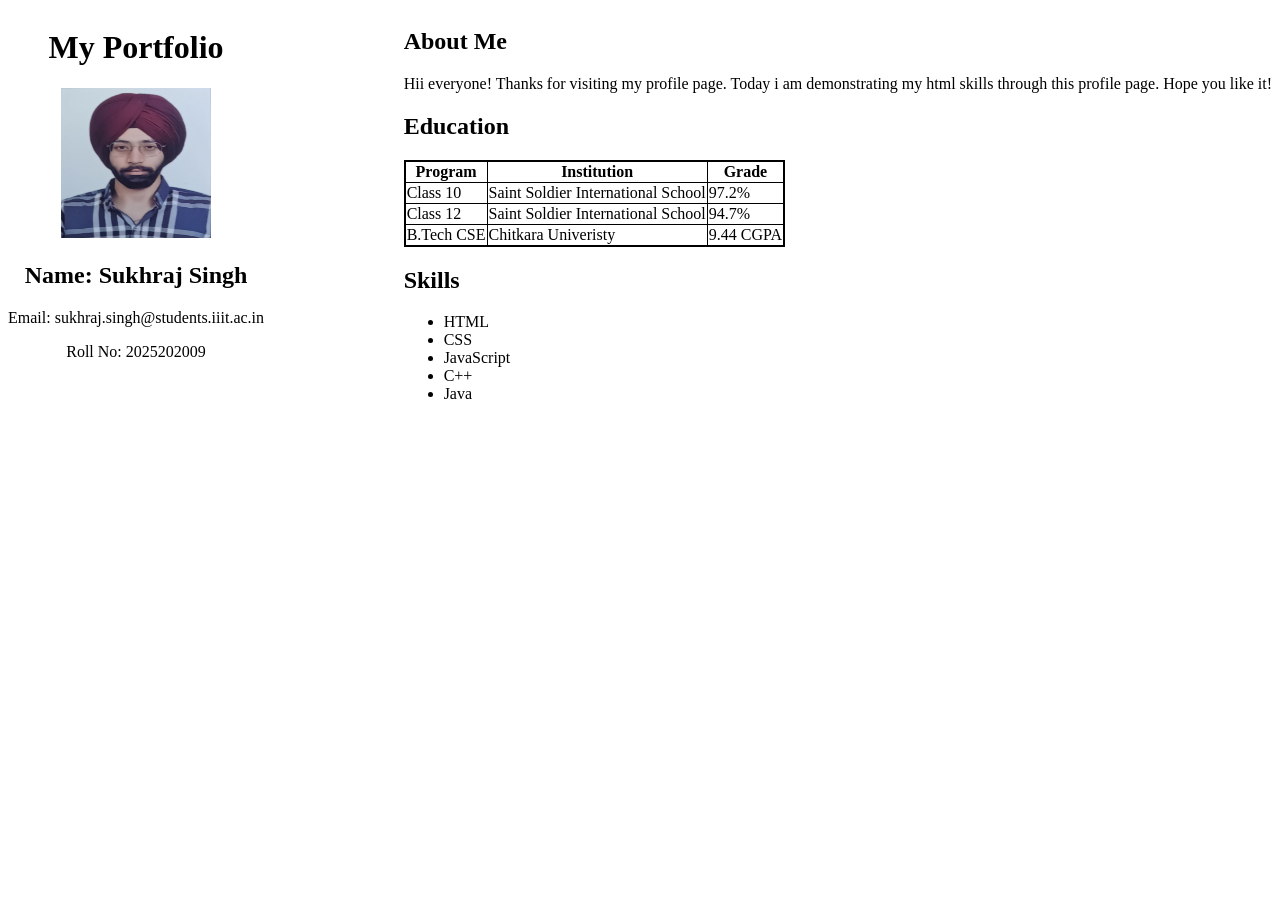
<file: index.html>
<!DOCTYPE html>
<html lang="en">

<head>
    <meta charset="UTF-8">
    <meta name="viewport" content="width=device-width, initial-scale=1.0">
    <title>My Portfolio</title>
    <style>
        table,
        th,
        td {
            border: 1px solid black;
            border-collapse: collapse;
        }
    </style>
</head>

<body style="display: flex; justify-content: space-between;">
    <div style="text-align: center; margin-right: 10px;">
        <h1>My Portfolio</h1>

        <img src="image.jpeg" alt="Profile Picture" width="150" height="150">
        <h2>Name: Sukhraj Singh</h2>
        <p>Email: sukhraj.singh@students.iiit.ac.in</p>
        <p>Roll No: 2025202009</p>
    </div>
    <div>
        <h2>About Me</h2>
        <p>
            Hii everyone! Thanks for visiting my profile page. Today i am demonstrating my html skills through this
            profile page. Hope you like it!
        </p>

        <h2>Education</h2>
        <table style="border: black solid 2px;">
            <tr>
                <th>Program</th>
                <th>Institution</th>
                <th>Grade</th>
            </tr>
            <tr>
                <td>Class 10</td>
                <td>Saint Soldier International School</td>
                <td>97.2%</td>
            </tr>
            <tr>
                <td>Class 12</td>
                <td>Saint Soldier International School</td>
                <td>94.7%</td>
            </tr>
            <tr>
                <td>B.Tech CSE</td>
                <td>Chitkara Univeristy</td>
                <td>9.44 CGPA</td>
            </tr>
        </table>

        <h2>Skills</h2>
        <ul>
            <li>HTML</li>
            <li>CSS</li>
            <li>JavaScript</li>
            <li>C++</li>
            <li>Java</li>
        </ul>

    </div>

</body>

</html>
</file>
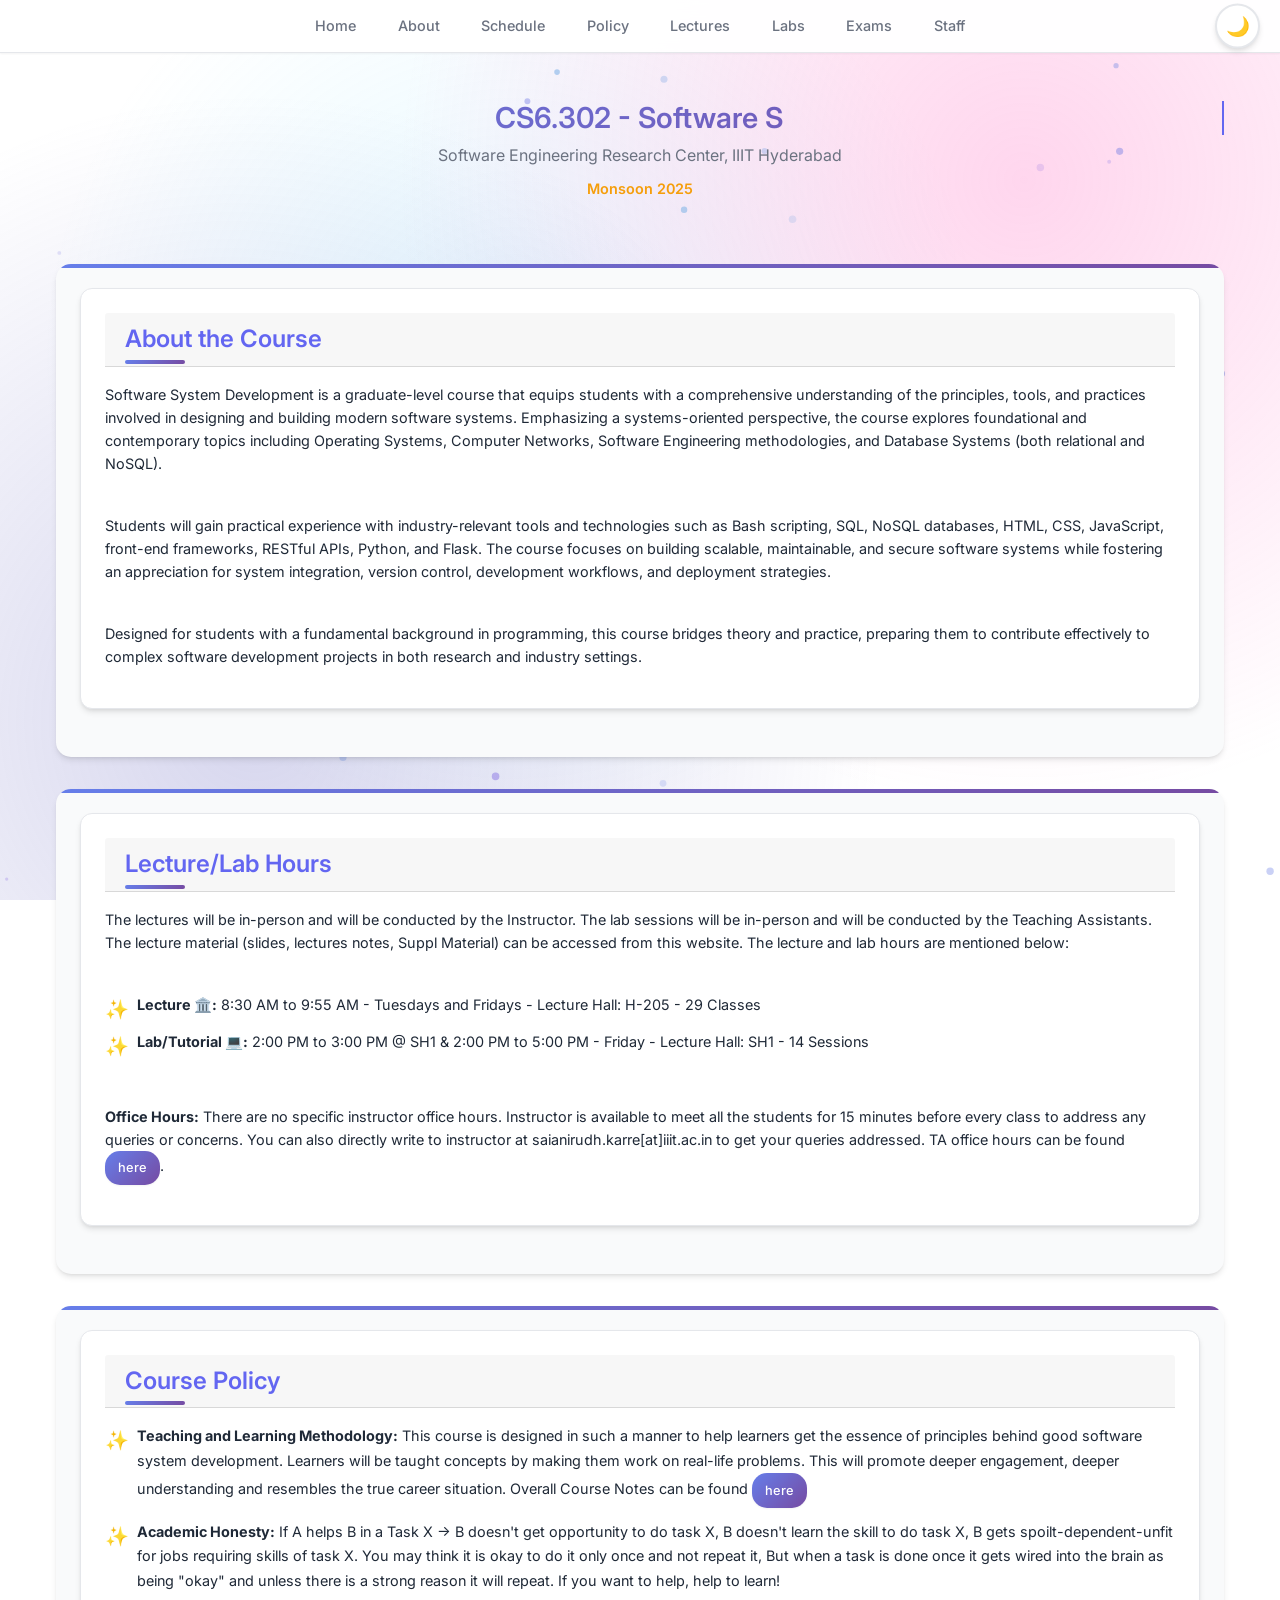
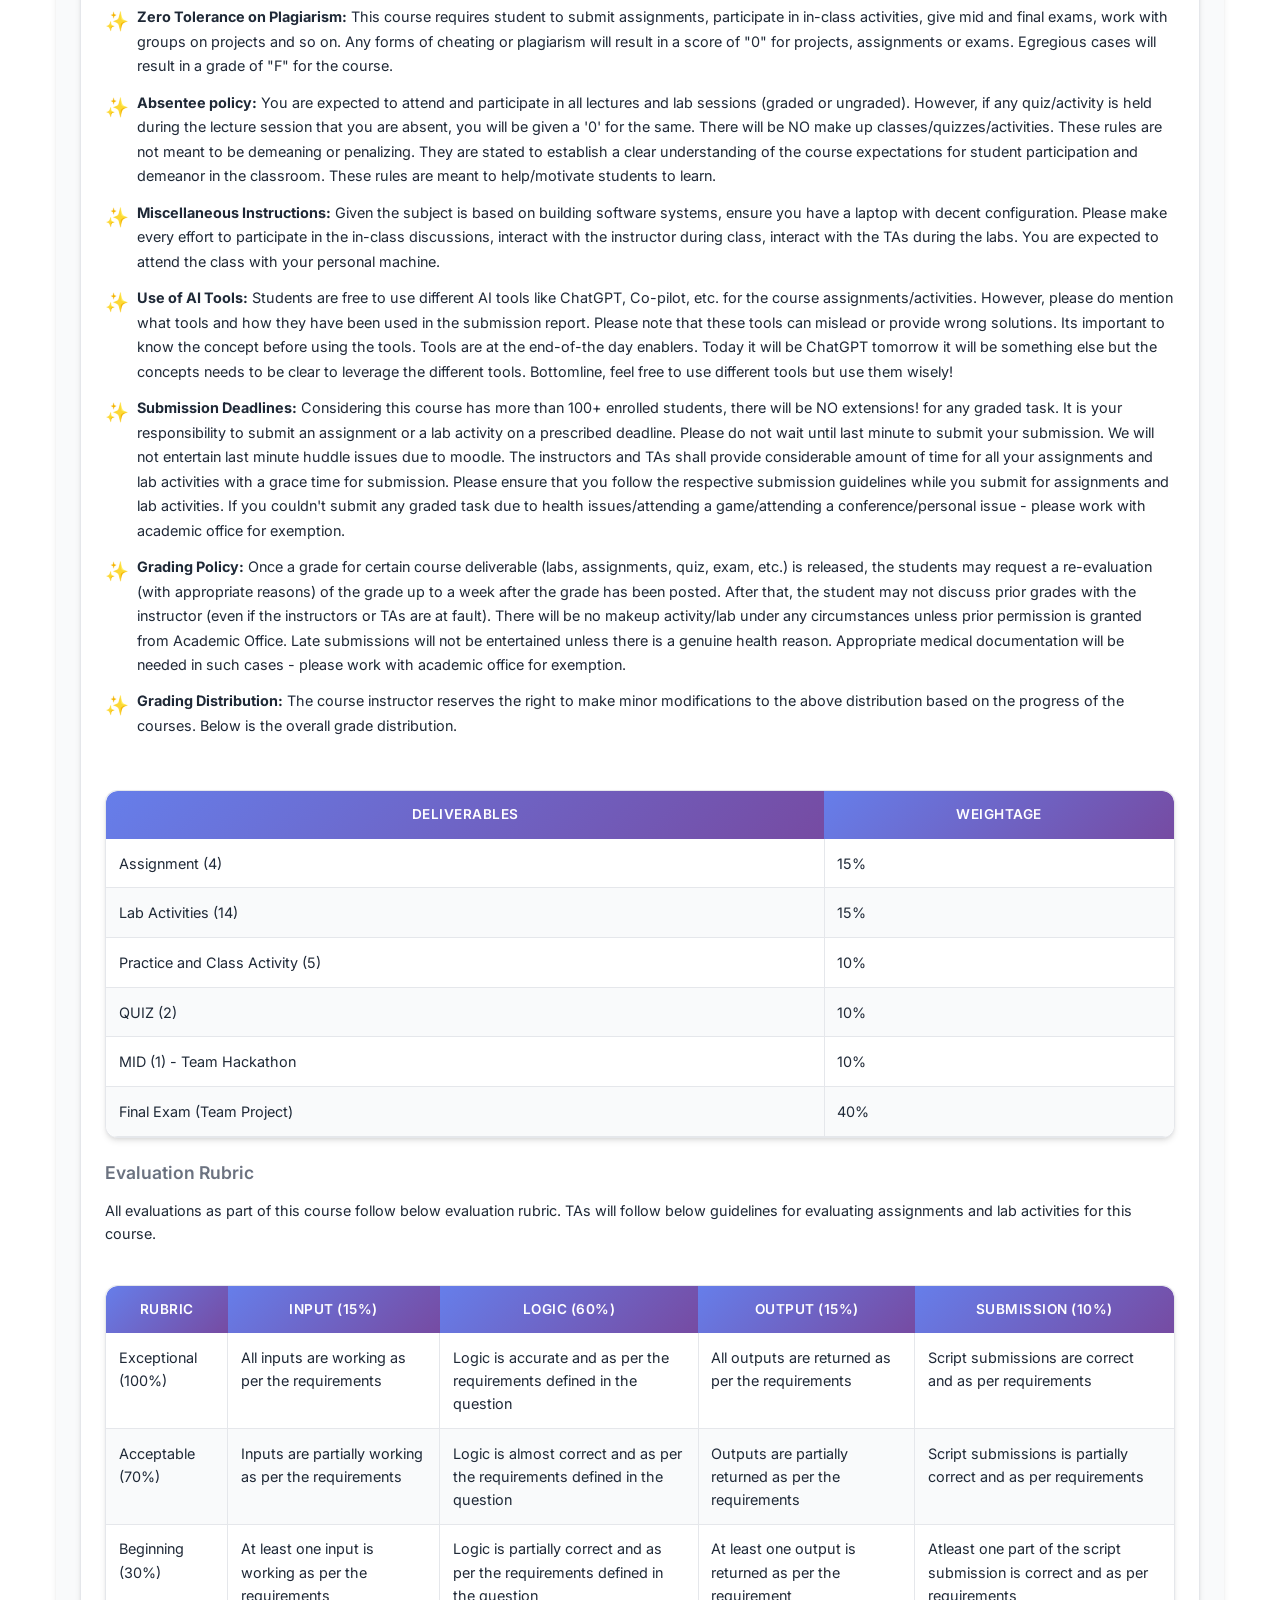
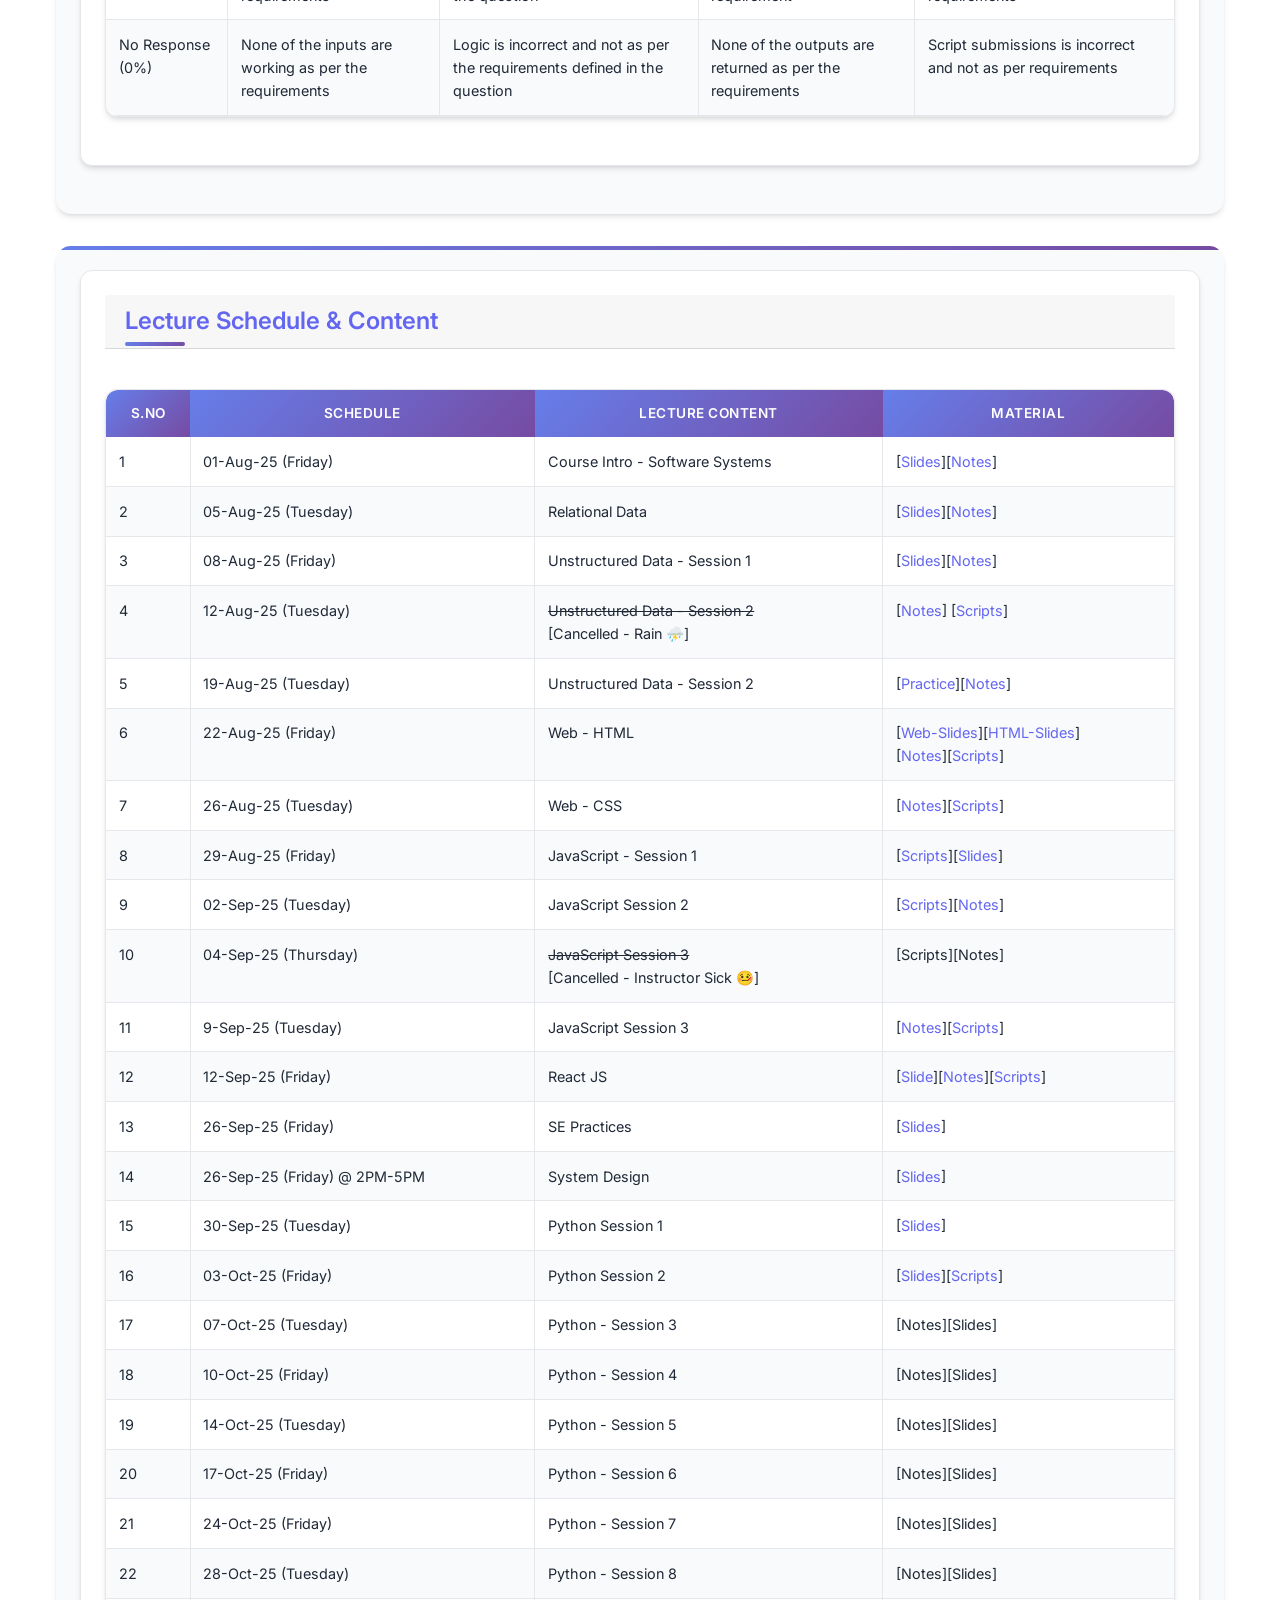
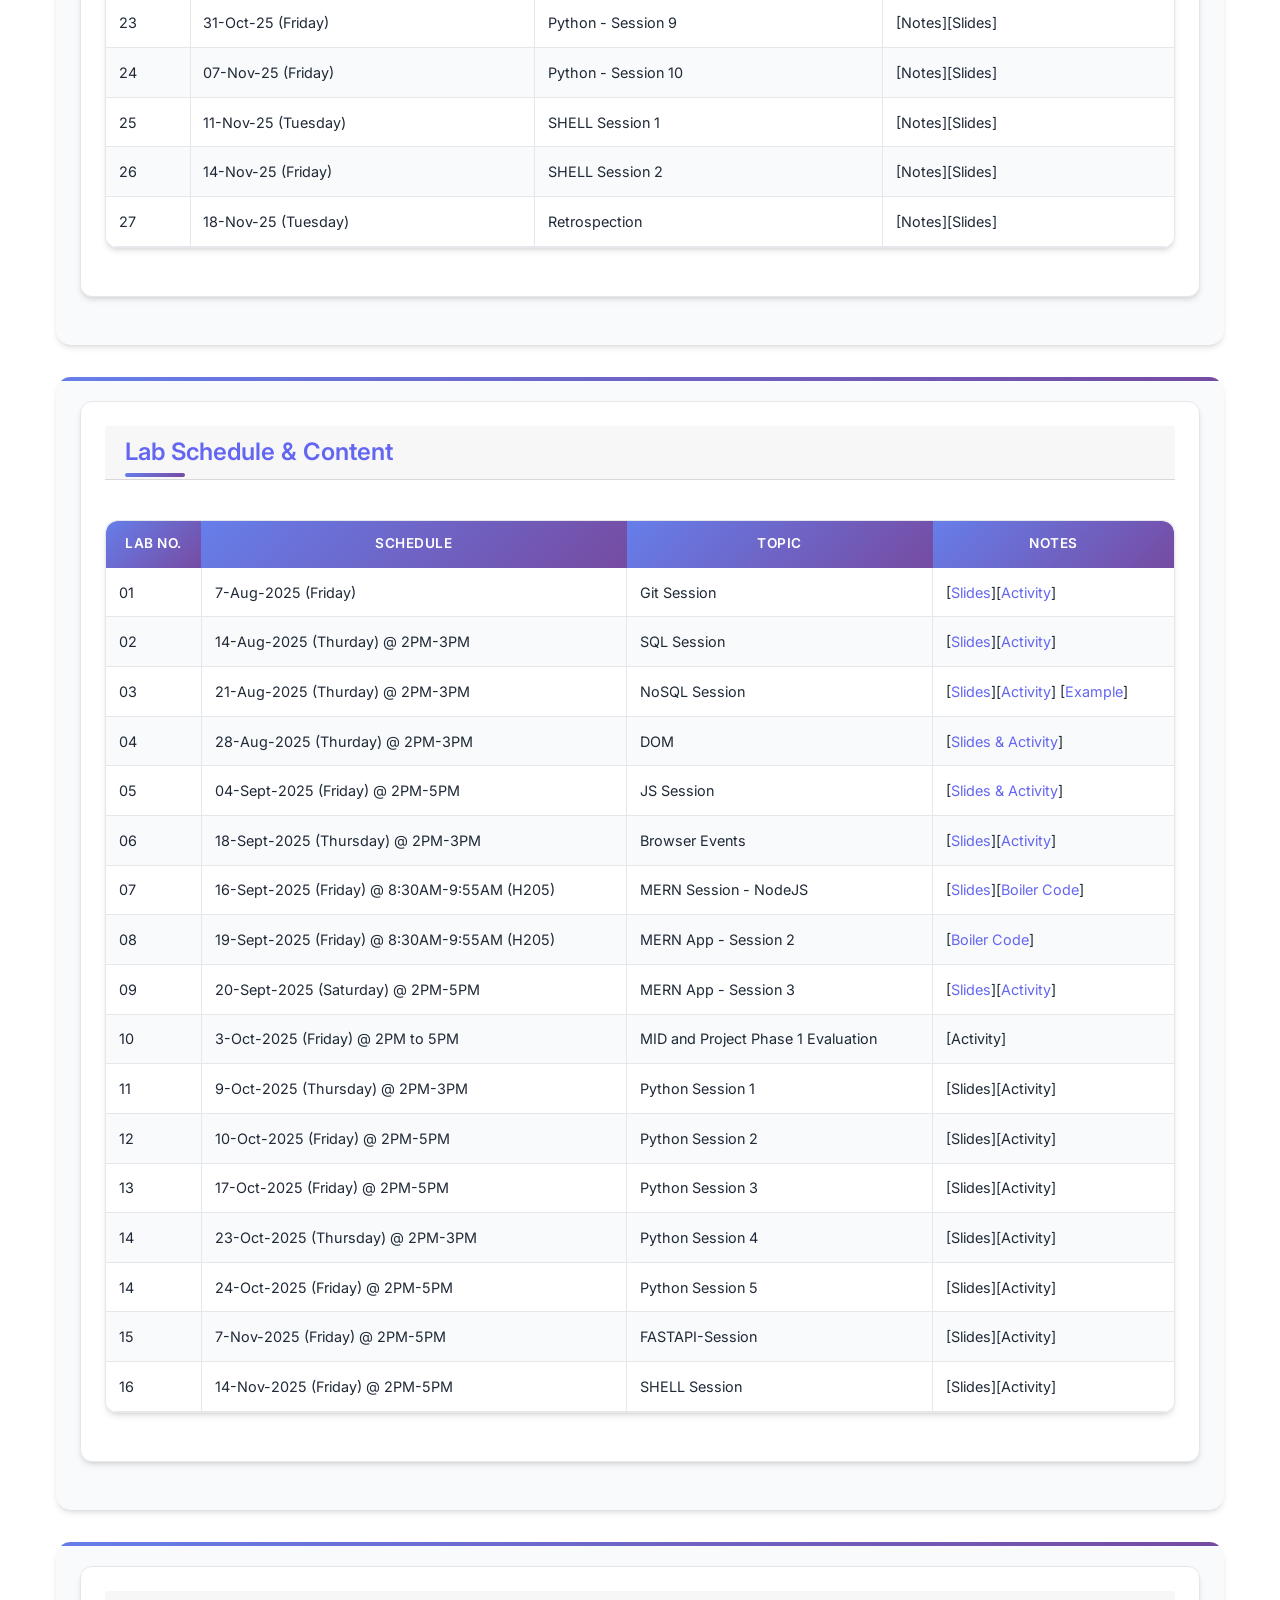
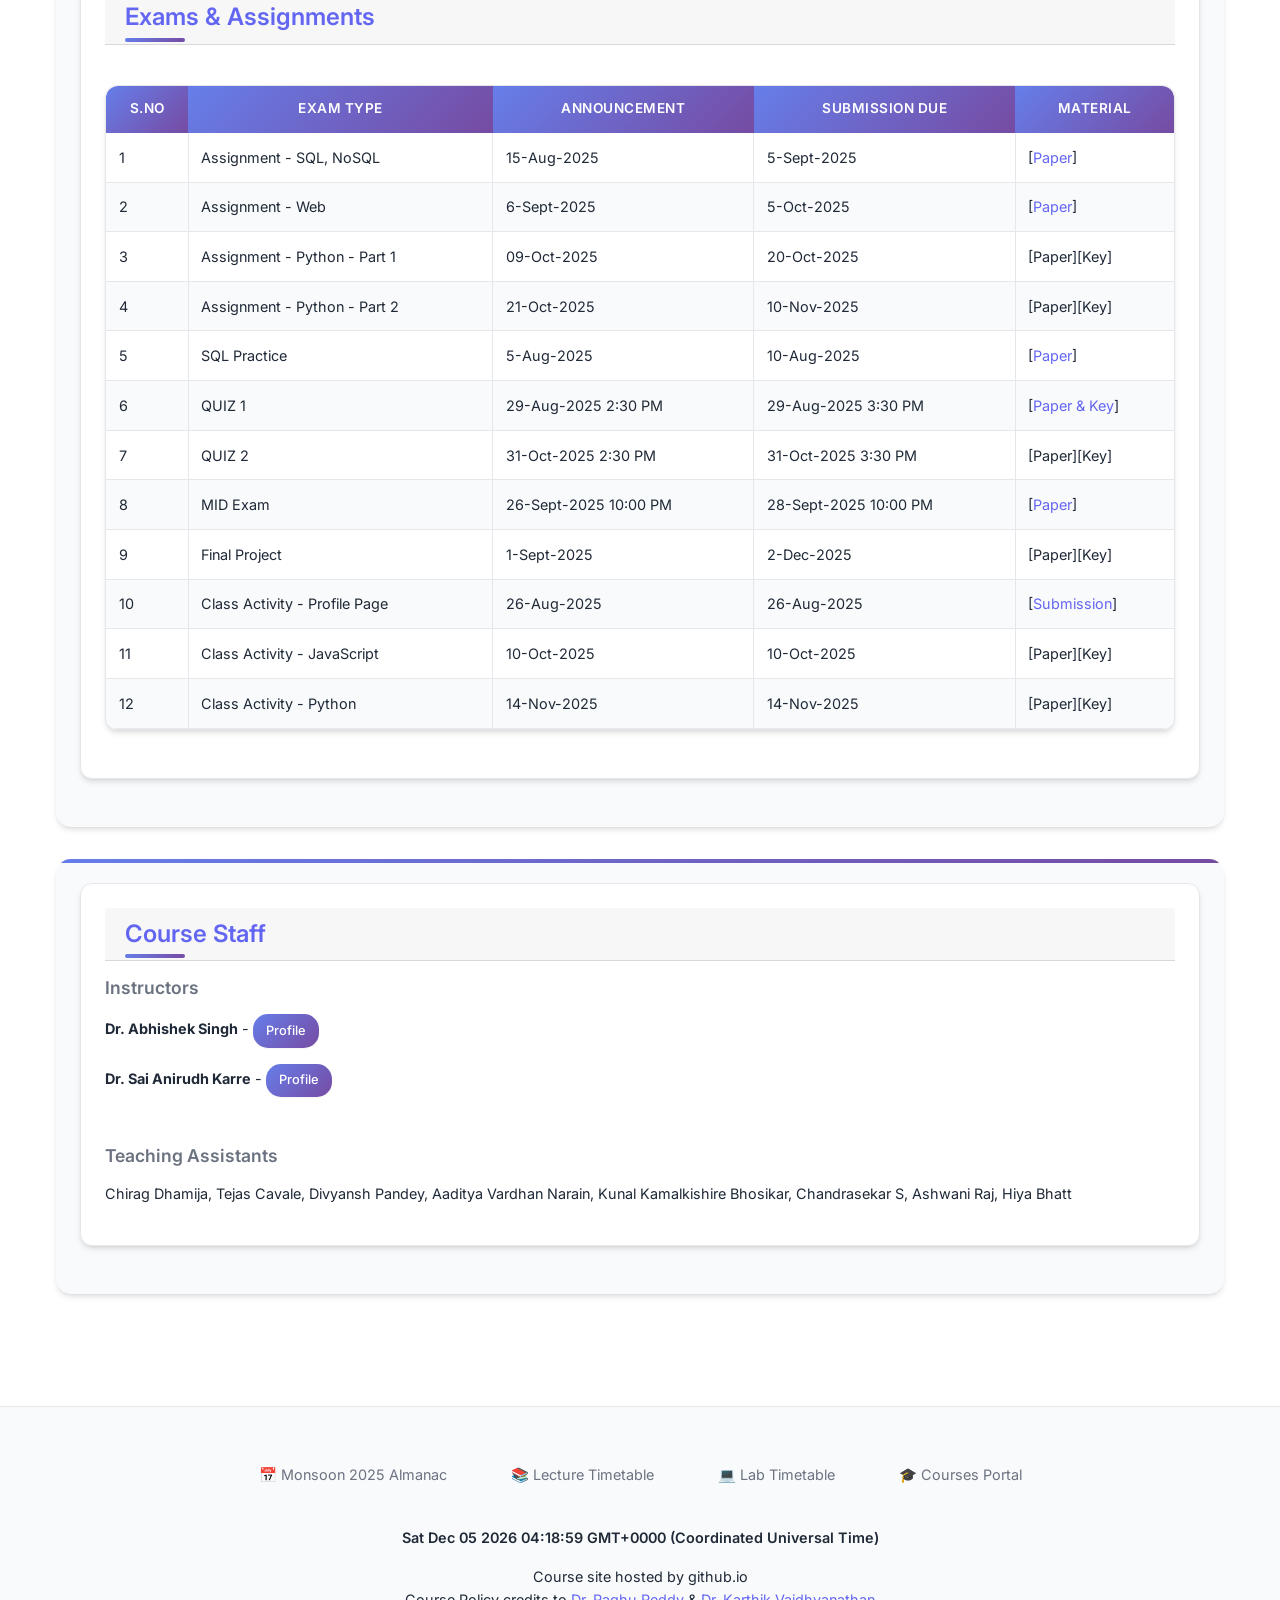
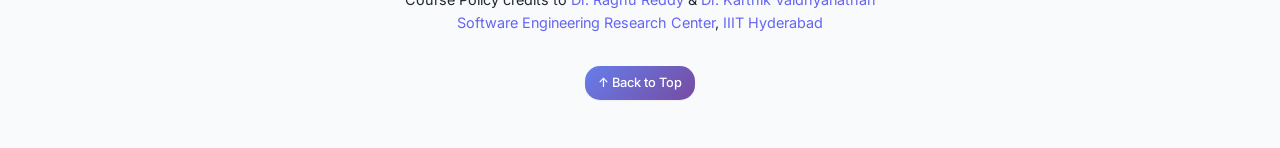
<file: newssd.html>
<!DOCTYPE html>
<html lang="en">
<head>
    <meta charset="UTF-8">
    <meta name="viewport" content="width=device-width, initial-scale=1.0">
    <title>CS6.302 SSD Monsoon 2025 - Software System Development</title>
    <meta name="description" content="CS6.302 Software System Development course at IIIT Hyderabad - Monsoon 2025">
    <meta name="keywords" content="software engineering, system development, IIIT Hyderabad, course">
    
    <!-- External Resources -->
    <link rel="preconnect" href="https://fonts.googleapis.com">
    <link rel="preconnect" href="https://fonts.gstatic.com" crossorigin>
<link href="https://cdn.jsdelivr.net/npm/bootstrap@4.6.1/dist/css/bootstrap.min.css" rel="stylesheet" integrity="sha256-DF7Zhf293AJxJNTmh5zhoYYIMs2oXitRfBjY+9L//AY=" crossorigin="anonymous">
    
    <!-- Custom Styles -->
    <link rel="stylesheet" href="styles.css">
    
    <!-- Favicon -->
    <link rel="icon" href="data:image/svg+xml,<svg xmlns=%22http://www.w3.org/2000/svg%22 viewBox=%220 0 100 100%22><text y=%22.9em%22 font-size=%2290%22>💻</text></svg>">
	<script>
  
  const lastModified = new Date(document.lastModified);
 
  const formattedDate = lastModified.toLocaleString('en-US', {
    year: 'numeric',
    month: 'long',
    day: 'numeric',
    hour: '2-digit',
    minute: '2-digit'
  });

  document.getElementById("lastUpdated").innerHTML += formattedDate;
</script>
<script>
function startTime() {
  const today = new Date();
  let h = today.getHours();
  let m = today.getMinutes();
  let s = today.getSeconds();
  m = checkTime(m);
  s = checkTime(s);
  document.getElementById('txt').innerHTML = today 
  setTimeout(startTime, 1000);
}

function checkTime(i) {
  if (i < 10) {i = "0" + i};  // add zero in front of numbers < 10
  return i;
}
</script>
<script src="https://ajax.googleapis.com/ajax/libs/jquery/3.5.1/jquery.min.js"></script>
</head>
<body onload="startTime()">
    <!-- Navigation -->
    <nav class="nav-container">
        <div class="nav-menu">
            <a href="#home" class="nav-item">Home</a>
            <a href="#about" class="nav-item">About</a>
            <a href="#lecture" class="nav-item">Schedule</a>
            <a href="#cpolicy" class="nav-item">Policy</a>
            <a href="#schedule" class="nav-item">Lectures</a>
            <a href="#lab" class="nav-item">Labs</a>
            <a href="#activity" class="nav-item">Exams</a>
            <a href="#staff" class="nav-item">Staff</a>
        </div>
        <!-- Theme Toggle Button -->
        <div class="theme-toggle" title="Toggle Dark Mode">🌙</div>
    </nav>

    <!-- Main Container -->
    <div class="container">
        <!-- Hero Section -->
        <section class="hero-section" id="home">
            <h1 data-typing>CS6.302 - Software System Development</h1>
            <div class="hero-subtitle">Software Engineering Research Center, IIIT Hyderabad</div>
            <div class="hero-semester">Monsoon 2025</div>
        </section>
        <!-- About Section -->
        <section class="section" id="about">
            <div class="card">
                <div class="card-header">
                    <h2>About the Course</h2>
                </div>
                <p>Software System Development is a graduate-level course that equips students with a comprehensive understanding of the principles, tools, and practices involved in designing and building modern software systems. Emphasizing a systems-oriented perspective, the course explores foundational and contemporary topics including Operating Systems, Computer Networks, Software Engineering methodologies, and Database Systems (both relational and NoSQL).</p>
                <br>
                <p>Students will gain practical experience with industry-relevant tools and technologies such as Bash scripting, SQL, NoSQL databases, HTML, CSS, JavaScript, front-end frameworks, RESTful APIs, Python, and Flask. The course focuses on building scalable, maintainable, and secure software systems while fostering an appreciation for system integration, version control, development workflows, and deployment strategies.</p>
                <br>
                <p>Designed for students with a fundamental background in programming, this course bridges theory and practice, preparing them to contribute effectively to complex software development projects in both research and industry settings.</p>
            </div>
        </section>
        <!-- Lecture/Lab Hours Section -->
        <section class="section" id="lecture">
            <div class="card">
                <div class="card-header">
                    <h2>Lecture/Lab Hours</h2>
                </div>
                <p>The lectures will be in-person and will be conducted by the Instructor. The lab sessions will be in-person and will be conducted by the Teaching Assistants. The lecture material (slides, lectures notes, Suppl Material) can be accessed from this website. The lecture and lab hours are mentioned below:</p>
                <br>
                <ul>
                    <li><strong>Lecture 🏛️:</strong> 8:30 AM to 9:55 AM - Tuesdays and Fridays - Lecture Hall: H-205 - 29 Classes</li>
                    <li><strong>Lab/Tutorial 💻:</strong> 2:00 PM to 3:00 PM @ SH1 & 2:00 PM to 5:00 PM - Friday - Lecture Hall: SH1 - 14 Sessions</li>
                </ul>
                <br>
                <p><strong>Office Hours:</strong> There are no specific instructor office hours. Instructor is available to meet all the students for 15 minutes before every class to address any queries or concerns. You can also directly write to instructor at saianirudh.karre[at]iiit.ac.in to get your queries addressed. TA office hours can be found <a href="#staff" class="link-button">here</a>.</p>
            </div>
        </section>
        <!-- Course Policy Section -->
        <section class="section" id="cpolicy">
            <div class="card">
                <div class="card-header">
                    <h2>Course Policy</h2>
                </div>
                <ul>
                    <li><strong>Teaching and Learning Methodology:</strong> This course is designed in such a manner to help learners get the essence of principles behind good software system development. Learners will be taught concepts by making them work on real-life problems. This will promote deeper engagement, deeper understanding and resembles the true career situation. Overall Course Notes can be found <a href="https://tinted-rumba-8c6.notion.site/CS6-302-Software-System-Development-670da706e9514d7f9d5b1bcf3c6a1005" target="_blank" class="link-button">here</a></li>
                    <li><strong>Academic Honesty:</strong> If A helps B in a Task X → B doesn't get opportunity to do task X, B doesn't learn the skill to do task X, B gets spoilt-dependent-unfit for jobs requiring skills of task X. You may think it is okay to do it only once and not repeat it, But when a task is done once it gets wired into the brain as being "okay" and unless there is a strong reason it will repeat. If you want to help, help to learn!</li>
                    <li><strong>Zero Tolerance on Plagiarism:</strong> This course requires student to submit assignments, participate in in-class activities, give mid and final exams, work with groups on projects and so on. Any forms of cheating or plagiarism will result in a score of "0" for projects, assignments or exams. Egregious cases will result in a grade of "F" for the course.</li>
                    <li><strong>Absentee policy:</strong> You are expected to attend and participate in all lectures and lab sessions (graded or ungraded). However, if any quiz/activity is held during the lecture session that you are absent, you will be given a '0' for the same. There will be NO make up classes/quizzes/activities. These rules are not meant to be demeaning or penalizing. They are stated to establish a clear understanding of the course expectations for student participation and demeanor in the classroom. These rules are meant to help/motivate students to learn.</li>
                    <li><strong>Miscellaneous Instructions:</strong> Given the subject is based on building software systems, ensure you have a laptop with decent configuration. Please make every effort to participate in the in-class discussions, interact with the instructor during class, interact with the TAs during the labs. You are expected to attend the class with your personal machine.</li>
                    <li><strong>Use of AI Tools:</strong> Students are free to use different AI tools like ChatGPT, Co-pilot, etc. for the course assignments/activities. However, please do mention what tools and how they have been used in the submission report. Please note that these tools can mislead or provide wrong solutions. Its important to know the concept before using the tools. Tools are at the end-of-the day enablers. Today it will be ChatGPT tomorrow it will be something else but the concepts needs to be clear to leverage the different tools. Bottomline, feel free to use different tools but use them wisely!</li>
                    <li><strong>Submission Deadlines:</strong> Considering this course has more than 100+ enrolled students, there will be NO extensions! for any graded task. It is your responsibility to submit an assignment or a lab activity on a prescribed deadline. Please do not wait until last minute to submit your submission. We will not entertain last minute huddle issues due to moodle. The instructors and TAs shall provide considerable amount of time for all your assignments and lab activities with a grace time for submission. Please ensure that you follow the respective submission guidelines while you submit for assignments and lab activities. If you couldn't submit any graded task due to health issues/attending a game/attending a conference/personal issue - please work with academic office for exemption.</li>
                    <li><strong>Grading Policy:</strong> Once a grade for certain course deliverable (labs, assignments, quiz, exam, etc.) is released, the students may request a re-evaluation (with appropriate reasons) of the grade up to a week after the grade has been posted. After that, the student may not discuss prior grades with the instructor (even if the instructors or TAs are at fault). There will be no makeup activity/lab under any circumstances unless prior permission is granted from Academic Office. Late submissions will not be entertained unless there is a genuine health reason. Appropriate medical documentation will be needed in such cases - please work with academic office for exemption.</li>
                    <li><strong>Grading Distribution:</strong> The course instructor reserves the right to make minor modifications to the above distribution based on the progress of the courses. Below is the overall grade distribution.</li>
                </ul>
                
                <div class="table-container">
                    <table>
                        <thead>
                            <tr>
                                <th>Deliverables</th>
                                <th>Weightage</th>
</tr>
                        </thead>
                        <tbody>
                            <tr><td>Assignment (4)</td><td>15%</td></tr>
                            <tr><td>Lab Activities (14)</td><td>15%</td></tr>
                            <tr><td>Practice and Class Activity (5)</td><td>10%</td></tr>
                            <tr><td>QUIZ (2)</td><td>10%</td></tr>
                            <tr><td>MID (1) - Team Hackathon</td><td>10%</td></tr>
                            <tr><td>Final Exam (Team Project)</td><td>40%</td></tr>
                        </tbody>
                    </table>
                </div>
                
                <h3>Evaluation Rubric</h3>
                <p>All evaluations as part of this course follow below evaluation rubric. TAs will follow below guidelines for evaluating assignments and lab activities for this course.</p>
                
                <div class="table-container">
                    <table>
                        <thead>
                            <tr>
                                <th>Rubric</th>
                                <th>Input (15%)</th>
                                <th>Logic (60%)</th>
                                <th>Output (15%)</th>
                                <th>Submission (10%)</th>
</tr>
                        </thead>
                        <tbody>
<tr><td>Exceptional (100%)</td><td>All inputs are working as per the requirements</td><td>Logic is accurate and as per the requirements defined in the question</td><td>All outputs are returned as per the requirements</td><td>Script submissions are correct and as per requirements</td></tr>
<tr><td>Acceptable (70%)</td><td>Inputs are partially working as per the requirements</td><td>Logic is almost correct and as per the requirements defined in the question</td><td>Outputs are partially returned as per the requirements</td><td>Script submissions is partially correct and as per requirements</td></tr>
<tr><td>Beginning (30%)</td><td>At least one input is working as per the requirements</td><td>Logic is partially correct and as per the requirements defined in the question</td><td>At least one output is returned as per the requirement</td><td>Atleast one part of the script submission is correct and as per requirements</td></tr>
<tr><td>No Response (0%)</td><td>None of the inputs are working as per the requirements</td><td>Logic is incorrect and not as per the requirements defined in the question</td><td>None of the outputs are returned as per the requirements</td><td>Script submissions is incorrect and not as per requirements</td></tr>
                        </tbody>
</table> 
                </div>
            </div>
        </section>
        <!-- Lecture Schedule Section -->
        <section class="section" id="schedule">
            <div class="card">
                <div class="card-header">
                    <h2>Lecture Schedule & Content</h2>
                </div>
                <div class="table-container">
                    <table>
                        <thead>
                            <tr>
    <th>S.No</th>
    <th>Schedule</th>
    <th>Lecture Content</th>
    <th>Material</th>
   </tr>
                        </thead>
                        <tbody>
                            <tr>
    <td>1</td>
    <td>01-Aug-25 (Friday)</td>
    <td>Course Intro - Software Systems</td>
    <td>[<a href="https://docs.google.com/viewer?url=https://raw.githubusercontent.com/sai11101989/sai11101989.github.io/main/Course/SSD_Monsoon2025/SSD_Monsoon2025.pdf" target="_blank">Slides</a>][<a href="https://tinted-rumba-8c6.notion.site/Software-System-2456a6248bf68034bc14cfc44dc93062" target="_blank">Notes</a>]</td>
  </tr>
                            <tr>
    <td>2</td>
    <td>05-Aug-25 (Tuesday)</td>
    <td>Relational Data</td>
    <td>[<a href="https://docs.google.com/viewer?url=https://raw.githubusercontent.com/sai11101989/sai11101989.github.io/main/Course/SSD_Monsoon2025/data.pdf" target="_blank">Slides</a>][<a href="https://tinted-rumba-8c6.notion.site/Structured-Databases-2456a6248bf6805f83e1cbf0a58761ec" target="_blank">Notes</a>]</td>
  </tr>
                            <tr>
    <td>3</td>
    <td>08-Aug-25 (Friday)</td>
    <td>Unstructured Data - Session 1</td>
    <td>[<a href="https://docs.google.com/viewer?url=https://raw.githubusercontent.com/sai11101989/sai11101989.github.io/main/Course/SSD_Monsoon2025/NoSQLClass.pdf" target="_blank">Slides</a>][<a href="https://tinted-rumba-8c6.notion.site/Unstructured-Databases-24b6a6248bf680679b36e76c33d301c4" target="_blank">Notes</a>]</td>
  </tr>
                            <tr>
    <td>4</td>
    <td>12-Aug-25 (Tuesday)</td>
    <td><s>Unstructured Data - Session 2</s> <br> [Cancelled - Rain ⛈️]</td>
    <td>[<a href="https://tinted-rumba-8c6.notion.site/Unstructured-Databases-24b6a6248bf680679b36e76c33d301c4" target="_blank">Notes</a>] [<a href="https://raw.githubusercontent.com/sai11101989/sai11101989.github.io/main/Course/ISS_Spring_2025/mongo.txt" target="_blank">Scripts</a>] </td>
  </tr>
                            <tr>
    <td>5</td>
    <td>19-Aug-25 (Tuesday)</td>
    <td>Unstructured Data - Session 2</td>
    <td>[<a href="https://tinted-rumba-8c6.notion.site/Worked-out-Examples-2546a6248bf68073a460cbfc52825dfd" target="_blank">Practice</a>][<a href="https://tinted-rumba-8c6.notion.site/Some-Concepts-2546a6248bf6806fafd0d8260507fc03?pvs=73" target="_blank">Notes</a>]</td>
  </tr>
                            <tr>
    <td>6</td>
    <td>22-Aug-25 (Friday)</td>
    <td>Web - HTML</td>
    <td>[<a href="https://docs.google.com/viewer?url=https://raw.githubusercontent.com/sai11101989/sai11101989.github.io/main/Course/SSD_Monsoon2025/Web.pdf" target="_blank">Web-Slides</a>][<a href="https://docs.google.com/viewer?url=https://raw.githubusercontent.com/sai11101989/sai11101989.github.io/main/Course/SSD_Monsoon2025/HTML.pdf" target="_blank">HTML-Slides</a>]<br>[<a href="https://tinted-rumba-8c6.notion.site/Web-Technology-2566a6248bf6800488d0c13a992502e4?pvs=143" target="_blank">Notes</a>][<a href="https://docs.google.com/viewer?url=https://raw.githubusercontent.com/sai11101989/sai11101989.github.io/main/Course/SSD_Monsoon2025/html_super_demo_single_file_html.html" target="_blank">Scripts</a>]</td>
  </tr>
                            <tr>
    <td>7</td>
    <td>26-Aug-25 (Tuesday)</td>
    <td>Web - CSS</td>
    <td>[<a href="https://tinted-rumba-8c6.notion.site/CSS-2566a6248bf680dc8299c320f04a5141?pvs=74" target="_blank">Notes</a>][<a href="https://docs.google.com/viewer?url=https://raw.githubusercontent.com/sai11101989/sai11101989.github.io/main/Course/SSD_Monsoon2025/css_super_demo_single_file_html.html" target="_blank">Scripts</a>]</td>
  </tr>
                            <tr>
    <td>8</td>
    <td>29-Aug-25 (Friday)</td>
    <td>JavaScript - Session 1</td>
    <td>[<a href="https://github.com/sai11101989/sai11101989.github.io/tree/main/Course/SSD_Monsoon2025/JS1" target="_blank">Scripts</a>][<a href="https://docs.google.com/viewer?url=https://raw.githubusercontent.com/sai11101989/sai11101989.github.io/main/Course/ISS_Spring_2025/6_Class6_JavaScript.pdf" target="_blank">Slides</a>]</td>
  </tr>
                            <tr>
    <td>9</td>
    <td>02-Sep-25 (Tuesday)</td>
    <td>JavaScript Session 2</td>
    <td>[<a href="https://github.com/sai11101989/sai11101989.github.io/tree/main/Course/SSD_Monsoon2025/JS2" target="_blank">Scripts</a>][<a href="https://tinted-rumba-8c6.notion.site/JavaScript-2606a6248bf680138283f6419bd87777" target="_blank">Notes</a>]</td>
  </tr>
                            <tr>
    <td>10</td>
    <td>04-Sep-25 (Thursday)</td>
    <td><s>JavaScript Session 3 </s> <br> [Cancelled - Instructor Sick 🤒]</td>
    <td>[Scripts][Notes]</td>
  </tr>
                            <tr>
    <td>11</td>
    <td>9-Sep-25 (Tuesday)</td>
    <td>JavaScript Session 3</td>
    <td>[<a href="https://tinted-rumba-8c6.notion.site/Data-Structures-2686a6248bf680098b38d12626ad1012?pvs=74" target="_blank">Notes</a>][<a href="https://github.com/sai11101989/sai11101989.github.io/tree/main/Course/SSD_Monsoon2025/JS3" target="_blank">Scripts</a>]</td>
  </tr>
                            <tr>
    <td>12</td>
    <td>12-Sep-25 (Friday)</td>
    <td>React JS</td>
    <td>[<a href="https://docs.google.com/viewer?url=https://raw.githubusercontent.com/sai11101989/sai11101989.github.io/main/Course/SSD_Monsoon2025/ReactJS_2025.pdf" target="_target">Slide</a>][<a href="https://www.notion.so/Asynchronous-JavaScript-26b6a6248bf68016971dd3bde3b89015" target="_blank">Notes</a>][<a href="https://github.com/sai11101989/sai11101989.github.io/tree/main/Course/SSD_Monsoon2025/JS4" target="_blank">Scripts</a>]</td>
  </tr>
                            <tr>
    <td>13</td>
    <td>26-Sep-25 (Friday)</td>
    <td>SE Practices</td>
    <td>[<a href="https://docs.google.com/viewer?url=https://raw.githubusercontent.com/sai11101989/sai11101989.github.io/main/Course/SSD_Monsoon2025/SEPractices.pdf" target="_target">Slides</a>]</td>
  </tr>
	                            <tr>
    <td>14</td>
    <td>26-Sep-25 (Friday) @ 2PM-5PM</td>
    <td>System Design</td>
    <td>[<a href="https://docs.google.com/viewer?url=https://raw.githubusercontent.com/sai11101989/sai11101989.github.io/main/Course/SSD_Monsoon2025/SystemDesign.pdf" target="_target">Slides</a>]</td>
  </tr>
                            <tr>
    <td>15</td>
    <td>30-Sep-25 (Tuesday)</td>
    <td>Python Session 1</td>
    <td>[<a href="https://docs.google.com/viewer?url=https://raw.githubusercontent.com/sai11101989/sai11101989.github.io/main/Course/SSD_Monsoon2025/Python_Session1.pdf" target="_target">Slides</a>]</td>
  </tr>
                            <tr>
    <td>16</td>
    <td>03-Oct-25 (Friday)</td>
    <td>Python Session 2</td>
    <td>[<a href="https://docs.google.com/viewer?url=https://raw.githubusercontent.com/sai11101989/sai11101989.github.io/main/Course/SSD_Monsoon2025/Python_Session2.pdf" target="_target">Slides</a>][<a href="https://github.com/sai11101989/sai11101989.github.io/blob/main/Course/SSD_Monsoon2025/Lec%202.ipynb" target="_target">Scripts</a>]</td>
  </tr>
                              <tr>
    <td>17</td>
    <td>07-Oct-25 (Tuesday)</td>
    <td>Python - Session 3</td>
    <td>[Notes][Slides]</td>
  </tr>
                              <tr>
    <td>18</td>
    <td>10-Oct-25 (Friday)</td>
    <td>Python - Session 4</td>
    <td>[Notes][Slides]</td>
  </tr>
                              <tr>
    <td>19</td>
    <td>14-Oct-25 (Tuesday)</td>
    <td>Python - Session 5</td>
    <td>[Notes][Slides]</td>
  </tr>
                              <tr>
    <td>20</td>
    <td>17-Oct-25 (Friday)</td>
    <td>Python - Session 6</td>
    <td>[Notes][Slides]</td>
  </tr>
                              <tr>
    <td>21</td>
    <td>24-Oct-25 (Friday)</td>
    <td>Python - Session 7</td>
    <td>[Notes][Slides]</td>
  </tr>
                              <tr>
    <td>22</td>
    <td>28-Oct-25 (Tuesday)</td>
    <td>Python - Session 8</td>
    <td>[Notes][Slides]</td>
  </tr>
                              <tr>
    <td>23</td>
    <td>31-Oct-25 (Friday)</td>
    <td>Python - Session 9</td>
    <td>[Notes][Slides]</td>
  </tr>
                              <tr>
    <td>24</td>
    <td>07-Nov-25 (Friday)</td>
    <td>Python - Session 10</td>
    <td>[Notes][Slides]</td>
  </tr>
                              <tr>
    <td>25</td>
    <td>11-Nov-25 (Tuesday)</td>
    <td>SHELL Session 1</td>
    <td>[Notes][Slides]</td>
  </tr>
                              <tr>
    <td>26</td>
    <td>14-Nov-25 (Friday)</td>
    <td>SHELL Session 2</td>
    <td>[Notes][Slides]</td>
  </tr>
                              <tr>
    <td>27</td>
    <td>18-Nov-25 (Tuesday)</td>
                                <td>Retrospection</td>
                                <td>[Notes][Slides]</td>
                            </tr>
                        </tbody>
                    </table>
                </div>
            </div>
        </section>
        
        <!-- Lab Schedule Section -->
        <section class="section" id="lab">
            <div class="card">
                <div class="card-header">
                    <h2>Lab Schedule & Content</h2>
                </div>
                <div class="table-container">
                    <table>
                        <thead>
                            <tr>
                                <th>Lab No.</th>
                                <th>Schedule</th>
                                <th>Topic</th>
                                <th>Notes</th>
                            </tr>
                        </thead>
                        <tbody>
                            <tr>
<td>01</td><td>7-Aug-2025 (Friday)</td><td>Git Session</td><td>[<a href="https://docs.google.com/viewer?url=https://raw.githubusercontent.com/sai11101989/sai11101989.github.io/main/Course/SSD_Monsoon2025/Labs/Lab01/SSD%20Tutorial%20%20-%20GIT.pdf" target="_blank">Slides</a>][<a href="https://docs.google.com/viewer?url=https://raw.githubusercontent.com/sai11101989/sai11101989.github.io/main/Course/SSD_Monsoon2025/Labs/Lab01/SSD_GIT_LAB.pdf" target="_blank">Activity</a>]</td>
</tr>
                            <tr>
<td>02</td><td>14-Aug-2025 (Thurday) @ 2PM-3PM</td><td>SQL Session</td><td>[<a href="https://docs.google.com/viewer?url=https://raw.githubusercontent.com/sai11101989/sai11101989.github.io/main/Course/SSD_Monsoon2025/Labs/Lab01/Lab-2.pdf" target="_blank">Slides</a>][<a href="https://docs.google.com/viewer?url=https://raw.githubusercontent.com/sai11101989/sai11101989.github.io/main/Course/SSD_Monsoon2025/Labs/Lab01/Activity%20-%20Lab%202.pdf" target="_blank">Activity</a>] </td>
</tr>
                            <tr>
<td>03</td><td>21-Aug-2025 (Thurday) @ 2PM-3PM</td><td>NoSQL Session</td><td>[<a href="https://docs.google.com/viewer?url=https://raw.githubusercontent.com/sai11101989/sai11101989.github.io/main/Course/SSD_Monsoon2025/Labs/Lab01/NoSQL%20Lab3.pdf" target="_blank">Slides</a>][<a href="https://docs.google.com/viewer?url=https://raw.githubusercontent.com/sai11101989/sai11101989.github.io/main/Course/SSD_Monsoon2025/Labs/Lab01/Activity_lab3.pdf" target="_blank">Activity</a>] [<a href="https://docs.google.com/viewer?url=https://raw.githubusercontent.com/sai11101989/sai11101989.github.io/main/Course/SSD_Monsoon2025/Labs/Lab01/NoSQL_Illustration.pdf" target="_blank">Example</a>]</td>
</tr>
                            <tr>
<td>04</td><td>28-Aug-2025 (Thurday) @ 2PM-3PM</td><td>DOM</td><td>[<a href="https://github.com/sai11101989/sai11101989.github.io/tree/main/Course/SSD_Monsoon2025/DOM" target="_blank">Slides & Activity</a>]</td>
</tr>
                            <tr>
<td>05</td><td>04-Sept-2025 (Friday) @ 2PM-5PM</td><td>JS Session </td><td>[<a href="https://github.com/sai11101989/sai11101989.github.io/tree/main/Course/SSD_Monsoon2025/JSLab" target="_blank">Slides & Activity</a>]</td>
</tr>
                            <tr>
<td>06</td><td>18-Sept-2025 (Thursday) @ 2PM-3PM</td><td>Browser Events</td><td>[<a href="https://docs.google.com/viewer?url=https://raw.githubusercontent.com/sai11101989/sai11101989.github.io/main/Course/SSD_Monsoon2025/Browser%20DOM%20Events.pdf" target="_blank">Slides</a>][<a href="https://docs.google.com/viewer?url=https://raw.githubusercontent.com/sai11101989/sai11101989.github.io/main/Course/SSD_Monsoon2025/SSD%20-%20Events%20Activity.pdf" target="_blank">Activity</a>]</td>
</tr>
                            <tr>
<td>07</td><td>16-Sept-2025 (Friday) @ 8:30AM-9:55AM (H205)</td><td>MERN Session - NodeJS</td><td>[<a href="https://docs.google.com/viewer?url=https://raw.githubusercontent.com/sai11101989/sai11101989.github.io/main/Course/SSD_Monsoon2025/MERN.pdf">Slides</a>][<a href="https://github.com/AadityaNarain2003/Mern_Lab_1_" target="_blank">Boiler Code</a>]</td>
</tr>
                            <tr>
<td>08</td><td>19-Sept-2025 (Friday) @ 8:30AM-9:55AM (H205) </td><td>MERN App - Session 2</td><td>[<a href="https://github.com/AadityaNarain2003/Mern_Lab_2_" target="_blank">Boiler Code</a>]</td>
</tr>
                            <tr>
<td>09</td><td>20-Sept-2025 (Saturday) @ 2PM-5PM</td><td>MERN App - Session 3</td><td>[<a href="https://docs.google.com/viewer?url=https://raw.githubusercontent.com/sai11101989/sai11101989.github.io/main/Course/SSD_Monsoon2025/MERN%20LAB%203%20-%20SLIDES.pdf" target="_blank">Slides</a>][<a href="https://docs.google.com/viewer?url=https://raw.githubusercontent.com/sai11101989/sai11101989.github.io/main/Course/SSD_Monsoon2025/SSD_LAB___MERN.pdf" target="_blank">Activity</a>]</td>
</tr>
                            <tr>
<td>10</td></td><td>3-Oct-2025 (Friday) @ 2PM to 5PM </td><td> MID and Project Phase 1 Evaluation</td><td>[Activity]</td>
</tr>
                            <tr>
<td>11</td></td><td>9-Oct-2025 (Thursday) @ 2PM-3PM</td><td>Python Session 1</td><td>[Slides][Activity]</td>
</tr>
                            <tr>
<td>12</td><td>10-Oct-2025 (Friday) @ 2PM-5PM</td><td>Python Session 2</td><td>[Slides][Activity]</td>
</tr>
                            <tr>
<td>13</td><td>17-Oct-2025 (Friday) @ 2PM-5PM</td><td>Python Session 3</td><td>[Slides][Activity]</td>
</tr>
                            <tr>
<td>14</td><td>23-Oct-2025 (Thursday) @ 2PM-3PM</td><td>Python Session 4</td><td>[Slides][Activity]</td>
</tr>
                            <tr>
<td>14</td><td>24-Oct-2025 (Friday) @ 2PM-5PM</td><td>Python Session 5</td><td>[Slides][Activity]</td>
</tr>
                            <tr>
<td>15</td><td>7-Nov-2025 (Friday) @ 2PM-5PM</td><td>FASTAPI-Session</td><td>[Slides][Activity]</td>
</tr>
                            <tr>
<td>16</td><td>14-Nov-2025 (Friday) @ 2PM-5PM</td><td>SHELL Session</td><td>[Slides][Activity]</td>
</tr>
                            </tr>
                        </tbody>
                    </table>
                </div>
            </div>
        </section>
        
        <!-- Exams Section -->
        <section class="section" id="activity">
            <div class="card">
                <div class="card-header">
                    <h2>Exams & Assignments</h2>
                </div>
                <div class="table-container">
                    <table>
                        <thead>
                            <tr>
                                <th>S.No</th>
                                <th>Exam Type</th>
                                <th>Announcement</th>
                                <th>Submission Due</th>
                                <th>Material</th>
</tr>
                        </thead>
                        <tbody>
                            <tr>
<td>1</td><td>Assignment - SQL, NoSQL</td><td> 15-Aug-2025 </td><td> 5-Sept-2025</td><td>[<a href="https://docs.google.com/viewer?url=https://raw.githubusercontent.com/sai11101989/sai11101989.github.io/main/Course/SSD_Monsoon2025/Assignment_1.pdf" target="_blank">Paper</a>]</td>
</tr align="center">
                            <tr>
<td>2</td><td>Assignment - Web</td><td> 6-Sept-2025</td><td>5-Oct-2025</td><td>[<a href="https://docs.google.com/viewer?url=https://raw.githubusercontent.com/sai11101989/sai11101989.github.io/main/Course/SSD_Monsoon2025/Assignment_2.pdf" target="_blank">Paper</a>]</td>
</tr>
                            <tr>
<td>3</td><td>Assignment - Python - Part 1</td><td> 09-Oct-2025</td><td>20-Oct-2025</td><td>[Paper][Key]</td>
</tr>
<tr  align="center">
<td>4</td><td>Assignment - Python - Part 2 </td><td>21-Oct-2025</td><td>10-Nov-2025</td><td>[Paper][Key]</td>
</tr>
                            <tr>
<td>5</td><td>SQL Practice</td><td> 5-Aug-2025</td><td>10-Aug-2025</td><td>[<a href="https://tinted-rumba-8c6.notion.site/Worked-out-Examples-2456a6248bf6800fa6cfc3e688a58ddd" target="_blank">Paper</a>]</td>
</tr>
                            <tr>
<td>6</td><td>QUIZ 1</td><td> 29-Aug-2025 2:30 PM</td><td>29-Aug-2025 3:30 PM</td><td>[<a href="https://docs.google.com/viewer?url=https://raw.githubusercontent.com/sai11101989/sai11101989.github.io/main/Course/SSD_Monsoon2025/SSD_Quiz1_Key.pdf" target="_blank">Paper & Key</a>]</td>
</tr>
                            <tr>
<td>7</td><td>QUIZ 2</td><td>31-Oct-2025 2:30 PM</td><td>31-Oct-2025 3:30 PM</td><td>[Paper][Key]</td>
</tr>
                            <tr>
<td>8</td><td>MID Exam</td><td>26-Sept-2025 10:00 PM</td><td>28-Sept-2025 10:00 PM</td><td>[<a href="https://sai11101989.github.io/Course/SSD_Monsoon2025/MID.html" target="_blank">Paper</a>]</td>
</tr>
                            <tr>
<td>9</td><td>Final Project</td><td> 1-Sept-2025</td><td>2-Dec-2025</td><td>[Paper][Key] </td>
</tr>
                            <tr>
<td>10</td><td>Class Activity - Profile Page</td><td> 26-Aug-2025</td><td>26-Aug-2025</td><td>[<a href="https://forms.office.com/r/6kpKVY0eqP" target="_blank">Submission</a>]</td>
</tr>
                            <tr>
<td>11</td><td>Class Activity - JavaScript</td><td> 10-Oct-2025</td><td>10-Oct-2025</td><td>[Paper][Key]</td>
</tr>
                            <tr>
<td>12</td><td>Class Activity - Python </td><td> 14-Nov-2025</td><td>14-Nov-2025</td><td>[Paper][Key]</td>
</tr>
                            </tr>
                        </tbody>
                    </table>
                </div>
            </div>
        </section>
        
        <!-- Staff Section -->
        <section class="section" id="staff">
            <div class="card">
                <div class="card-header">
                    <h2>Course Staff</h2>
                </div>
                <div style="margin-bottom: 2rem;">
                    <h3>Instructors</h3>
                    <p><strong>Dr. Abhishek Singh</strong> - <a href="https://sites.google.com/view/abhishek-singh/home" target="_blank" class="link-button">Profile</a></p>
                    <p><strong>Dr. Sai Anirudh Karre</strong> - <a href="https://sai11101989.github.io" target="_blank" class="link-button">Profile</a></p>
                </div>
                <div>
                    <h3>Teaching Assistants</h3>
                    <p>Chirag Dhamija, Tejas Cavale, Divyansh Pandey, Aaditya Vardhan Narain, Kunal Kamalkishire Bhosikar, Chandrasekar S, Ashwani Raj, Hiya Bhatt</p>
                </div>
            </div>
        </section>


    </div> <!-- End container -->

    <!-- Footer -->
    <footer class="footer">
        <div class="footer-links">
            <a href="https://intranet.iiit.ac.in/offices/static/files/Almanac_M25_Final-Ver2.1.pdf" target="_blank" class="footer-link">📅 Monsoon 2025 Almanac</a>
            <a href="https://intranet.iiit.ac.in/offices/static/files/Lecture%20timetable%20for%20Monsoon_2025_V1.2.pdf" target="_blank" class="footer-link">📚 Lecture Timetable</a>
            <a href="https://intranet.iiit.ac.in/offices/static/files/Tutorials%26LAB_Schedule_M25-V2.pdf" target="_blank" class="footer-link">💻 Lab Timetable</a>
            <a href="https://courses.iiit.ac.in/course/view.php?id=5324" target="_blank" class="footer-link">🎓 Courses Portal</a>
        </div>
        
        <div id="txt" style="margin: 1rem 0; font-weight: 600;"></div>
        
        <p>Course site hosted by github.io<br>
        Course Policy credits to <a href="https://faculty.iiit.ac.in/~raghu.reddy/Home.html" target="_blank">Dr. Raghu Reddy</a> & <a href="https://karthikvaidhyanathan.com/" target="_blank">Dr. Karthik Vaidhyanathan</a><br>
        <a href="https://serc.iiit.ac.in" target="_blank">Software Engineering Research Center</a>, <a href="https://iiit.ac.in" target="_blank">IIIT Hyderabad</a></p>
        
        <div style="margin-top: 2rem;">
            <a href="#home" class="link-button">↑ Back to Top</a>
        </div>
    </footer>

    <!-- JavaScript -->
    <script src="script.js"></script>
	</body>
</html>
</file>
<file: styles.css>
/* Modern CSS for SSD Course Website */
@import url('https://fonts.googleapis.com/css2?family=Inter:wght@300;400;500;600;700;800&family=JetBrains+Mono:wght@400;500;600&display=swap');

/* CSS Variables for consistent theming */
:root {
  --primary-color: #6366f1;
  --primary-dark: #4f46e5;
  --secondary-color: #f59e0b;
  --accent-color: #10b981;
  --text-primary: #1f2937;
  --text-secondary: #6b7280;
  --text-light: #9ca3af;
  --bg-primary: #ffffff;
  --bg-secondary: #f9fafb;
  --bg-accent: #f3f4f6;
  --border-color: #e5e7eb;
  --shadow-sm: 0 1px 2px 0 rgb(0 0 0 / 0.05);
  --shadow-md: 0 4px 6px -1px rgb(0 0 0 / 0.1), 0 2px 4px -2px rgb(0 0 0 / 0.1);
  --shadow-lg: 0 10px 15px -3px rgb(0 0 0 / 0.1), 0 4px 6px -4px rgb(0 0 0 / 0.1);
  --shadow-xl: 0 20px 25px -5px rgb(0 0 0 / 0.1), 0 8px 10px -6px rgb(0 0 0 / 0.1);
  --gradient-primary: linear-gradient(135deg, #667eea 0%, #764ba2 100%);
  --gradient-secondary: linear-gradient(135deg, #f093fb 0%, #f5576c 100%);
  --gradient-accent: linear-gradient(135deg, #4facfe 0%, #00f2fe 100%);
}

/* Dark mode variables */
[data-theme="dark"] {
  --text-primary: #f9fafb;
  --text-secondary: #d1d5db;
  --text-light: #9ca3af;
  --bg-primary: #111827;
  --bg-secondary: #1f2937;
  --bg-accent: #374151;
  --border-color: #374151;
}

/* Reset and base styles */
* {
  margin: 0;
  padding: 0;
  box-sizing: border-box;
}

html {
  scroll-behavior: smooth;
}

body {
  font-family: 'Inter', sans-serif;
  font-size: 0.9rem;
  line-height: 1.6;
  color: var(--text-primary);
  background: var(--bg-primary);
  transition: background-color 0.3s ease, color 0.3s ease;
  overflow-x: hidden;
}

/* Animated background */
body::before {
  content: '';
  position: fixed;
  top: 0;
  left: 0;
  width: 100%;
  height: 100%;
  background: 
    radial-gradient(circle at 20% 80%, rgba(120, 119, 198, 0.3) 0%, transparent 50%),
    radial-gradient(circle at 80% 20%, rgba(255, 119, 198, 0.3) 0%, transparent 50%),
    radial-gradient(circle at 40% 40%, rgba(120, 219, 255, 0.2) 0%, transparent 50%);
  z-index: -1;
  animation: backgroundShift 20s ease-in-out infinite;
}

@keyframes backgroundShift {
  0%, 100% { transform: translateX(0) translateY(0); }
  33% { transform: translateX(-30px) translateY(-30px); }
  66% { transform: translateX(30px) translateY(30px); }
}

/* Typography */
h1, h2, h3, h4, h5, h6 {
  font-weight: 600;
  line-height: 1.2;
  margin-bottom: 1rem;
}

h1 {
  font-size: 1.8rem;
  background: var(--gradient-primary);
  -webkit-background-clip: text;
  -webkit-text-fill-color: transparent;
  background-clip: text;
  text-align: center;
  margin-bottom: 0.5rem;
  animation: fadeInUp 1s ease-out;
}

h2 {
  font-size: 1.5rem;
  color: var(--primary-color);
  margin-bottom: 1.5rem;
  position: relative;
}

h2::after {
  content: '';
  position: absolute;
  bottom: -10px;
  left: 0;
  width: 60px;
  height: 4px;
  background: var(--gradient-primary);
  border-radius: 2px;
}

h3 {
  font-size: 1.1rem;
  color: var(--text-secondary);
  margin-bottom: 1rem;
}

/* Navigation */
.nav-container {
  position: sticky;
  top: 0;
  z-index: 1000;
  background: rgba(255, 255, 255, 0.95);
  backdrop-filter: blur(10px);
  border-bottom: 1px solid var(--border-color);
  box-shadow: var(--shadow-sm);
  transition: all 0.3s ease;
}

.nav-container.scrolled {
  box-shadow: var(--shadow-md);
}

.nav-menu {
  display: flex;
  justify-content: center;
  align-items: center;
  padding: 0.5rem 1rem;
  flex-wrap: wrap;
  gap: 1rem;
}

.nav-item {
  position: relative;
  text-decoration: none;
  color: var(--text-secondary);
  font-weight: 500;
  font-size: 0.9rem;
  padding: 0.4rem 0.8rem;
  border-radius: 6px;
  transition: all 0.3s ease;
  overflow: hidden;
}

.nav-item::before {
  content: '';
  position: absolute;
  top: 0;
  left: -100%;
  width: 100%;
  height: 100%;
  background: var(--gradient-primary);
  transition: left 0.3s ease;
  z-index: -1;
}

.nav-item:hover::before {
  left: 0;
}

.nav-item:hover {
  color: white;
  transform: translateY(-2px);
}

/* Theme toggle */
.theme-toggle {
  position: absolute;
  top: 50%;
  right: 20px;
  transform: translateY(-50%);
  z-index: 1002;
  background: var(--bg-primary);
  border: 2px solid var(--border-color);
  border-radius: 50%;
  width: 45px;
  height: 45px;
  display: flex;
  align-items: center;
  justify-content: center;
  cursor: pointer;
  transition: background-color 0.3s ease, border-color 0.3s ease, box-shadow 0.3s ease;
  box-shadow: var(--shadow-md);
  font-size: 1.2rem;
}

/* Removed hover effect for theme toggle button */

/* Ensure theme toggle stays in position during theme changes */
.theme-toggle {
  position: absolute !important;
  right: 20px !important;
  left: auto !important;
}

/* Main container */
.container {
  max-width: 1200px;
  margin: 0 auto;
  padding: 1rem;
}

/* Hero section */
.hero-section {
  text-align: center;
  padding: 2rem 0;
  margin-bottom: 2rem;
}

.hero-subtitle {
  font-size: 1rem;
  color: var(--text-secondary);
  margin-bottom: 0.5rem;
  animation: fadeInUp 1s ease-out 0.2s both;
}

.hero-semester {
  font-size: 0.9rem;
  color: var(--secondary-color);
  font-weight: 600;
  animation: fadeInUp 1s ease-out 0.4s both;
}

/* Section styling */
.section {
  margin-bottom: 2rem;
  padding: 1.5rem;
  background: var(--bg-secondary);
  border-radius: 15px;
  box-shadow: var(--shadow-md);
  position: relative;
  overflow: hidden;
  transition: all 0.3s ease;
}

.section::before {
  content: '';
  position: absolute;
  top: 0;
  left: 0;
  width: 100%;
  height: 4px;
  background: var(--gradient-primary);
}

.section:hover {
  transform: translateY(-5px);
  box-shadow: var(--shadow-xl);
}

/* Cards */
.card {
  background: var(--bg-primary);
  border-radius: 12px;
  padding: 1.5rem;
  box-shadow: var(--shadow-md);
  border: 1px solid var(--border-color);
  transition: all 0.3s ease;
  margin-bottom: 1.5rem;
}

.card:hover {
  transform: translateY(-3px);
  box-shadow: var(--shadow-lg);
}

.card-header {
  margin-bottom: 1rem;
}

.card-header h2 {
  margin-bottom: 0;
  font-size: 1.5rem;
}

/* Tables */
.table-container {
  overflow-x: auto;
  border-radius: 12px;
  box-shadow: var(--shadow-md);
  margin: 1.5rem 0;
  background: var(--bg-primary);
  border: 1px solid var(--border-color);
}

table {
  width: 100%;
  border-collapse: collapse;
  background: var(--bg-primary);
  border-radius: 12px;
  overflow: hidden;
  font-size: 0.9rem;
  min-height: 100px;
  display: table;
}

th {
  background: var(--gradient-primary);
  color: white !important;
  padding: 0.8rem;
  text-align: center;
  font-weight: 600;
  font-size: 0.85rem;
  text-transform: uppercase;
  letter-spacing: 0.5px;
  border: none;
}

td {
  padding: 0.8rem;
  border-bottom: 1px solid var(--border-color);
  border-right: 1px solid var(--border-color);
  transition: all 0.3s ease;
  background: var(--bg-primary);
  color: var(--text-primary) !important;
  text-align: left;
  vertical-align: top;
  font-weight: 400;
}

td:last-child {
  border-right: none;
}

tr:hover td {
  background: var(--bg-accent);
}

tr:nth-child(even) td {
  background: var(--bg-secondary);
}

tr:nth-child(even):hover td {
  background: var(--bg-accent);
}

/* Simple table styling - no complex animations */
.table-container {
  display: block;
}

.table-container table {
  display: table;
  width: 100%;
}

.table-container thead {
  display: table-header-group;
}

.table-container tbody {
  display: table-row-group;
}

.table-container tr {
  display: table-row;
}

.table-container th,
.table-container td {
  display: table-cell;
}

/* Links */
a {
  color: var(--primary-color);
  text-decoration: none;
  transition: all 0.3s ease;
  position: relative;
}

a:hover {
  color: var(--primary-dark);
  text-decoration: underline;
}

/* Special link styling */
.link-button {
  display: inline-block;
  background: var(--gradient-primary);
  color: white;
  padding: 0.4rem 0.8rem;
  border-radius: 15px;
  text-decoration: none;
  font-weight: 500;
  font-size: 0.8rem;
  transition: all 0.3s ease;
  box-shadow: var(--shadow-sm);
}

.link-button:hover {
  transform: translateY(-2px);
  box-shadow: var(--shadow-lg);
  text-decoration: none;
  color: white;
}

/* Lists */
ul {
  list-style: none;
  padding-left: 0;
}

li {
  position: relative;
  padding-left: 2rem;
  margin-bottom: 0.75rem;
  line-height: 1.7;
}

li::before {
  content: '✨';
  position: absolute;
  left: 0;
  top: 0;
  font-size: 1.2rem;
}

/* Animations */
@keyframes fadeInUp {
  from {
    opacity: 0;
    transform: translateY(30px);
  }
  to {
    opacity: 1;
    transform: translateY(0);
  }
}

@keyframes slideInLeft {
  from {
    opacity: 0;
    transform: translateY(20px);
  }
  to {
    opacity: 1;
    transform: translateY(0);
  }
}

@keyframes pulse {
  0%, 100% {
    transform: scale(1);
  }
  50% {
    transform: scale(1.05);
  }
}

/* Removed problematic scroll animations */

/* Progress bars */
.progress-container {
  margin: 1rem 0;
}

.progress-bar {
  width: 100%;
  height: 8px;
  background: var(--bg-accent);
  border-radius: 4px;
  overflow: hidden;
  position: relative;
}

.progress-fill {
  height: 100%;
  background: var(--gradient-primary);
  border-radius: 4px;
  transition: width 2s ease;
  position: relative;
}

.progress-fill::after {
  content: '';
  position: absolute;
  top: 0;
  left: 0;
  width: 100%;
  height: 100%;
  background: linear-gradient(90deg, transparent, rgba(255,255,255,0.4), transparent);
  animation: shimmer 2s infinite;
}

@keyframes shimmer {
  0% { transform: translateX(-100%); }
  100% { transform: translateX(100%); }
}

/* Footer */
.footer {
  background: var(--bg-secondary);
  padding: 3rem 2rem;
  text-align: center;
  border-top: 1px solid var(--border-color);
  margin-top: 4rem;
}

.footer-links {
  display: flex;
  justify-content: center;
  gap: 2rem;
  margin-bottom: 2rem;
  flex-wrap: wrap;
}

.footer-link {
  color: var(--text-secondary);
  text-decoration: none;
  padding: 0.5rem 1rem;
  border-radius: 8px;
  transition: all 0.3s ease;
}

.footer-link:hover {
  background: var(--primary-color);
  color: white;
  text-decoration: none;
}

/* Responsive design */
@media (max-width: 768px) {
  .container {
    padding: 1rem;
  }
  
  h1 {
    font-size: 2rem;
  }
  
  h2 {
    font-size: 1.8rem;
  }
  
  .nav-menu {
    flex-direction: column;
    gap: 1rem;
  }
  
  .section {
    padding: 2rem 1rem;
  }
  
  .card {
    padding: 1.5rem;
  }
  
  .footer-links {
    flex-direction: column;
    gap: 1rem;
  }
  
  .theme-toggle {
    top: 10px;
    right: 10px;
    width: 40px;
    height: 40px;
  }
}

@media (max-width: 480px) {
  h1 {
    font-size: 1.5rem;
  }
  
  .hero-section {
    padding: 2rem 0;
  }
  
  .section {
    padding: 1.5rem 1rem;
    margin-bottom: 2rem;
  }
}

/* Loading animation */
.loading {
  display: inline-block;
  width: 20px;
  height: 20px;
  border: 3px solid rgba(255,255,255,.3);
  border-radius: 50%;
  border-top-color: #fff;
  animation: spin 1s ease-in-out infinite;
}

@keyframes spin {
  to { transform: rotate(360deg); }
}

/* Floating action button */
.fab {
  position: fixed;
  bottom: 30px;
  right: 30px;
  width: 60px;
  height: 60px;
  background: var(--gradient-primary);
  border-radius: 50%;
  display: flex;
  align-items: center;
  justify-content: center;
  cursor: pointer;
  box-shadow: var(--shadow-lg);
  transition: all 0.3s ease;
  z-index: 1000;
  color: white;
  font-size: 1.5rem;
}

.fab:hover {
  transform: scale(1.1);
  box-shadow: var(--shadow-xl);
}

/* Custom scrollbar */
::-webkit-scrollbar {
  width: 8px;
}

::-webkit-scrollbar-track {
  background: var(--bg-secondary);
}

::-webkit-scrollbar-thumb {
  background: var(--gradient-primary);
  border-radius: 4px;
}

::-webkit-scrollbar-thumb:hover {
  background: var(--primary-dark);
}

/* Print styles */
@media print {
  .nav-container,
  .theme-toggle,
  .fab {
    display: none;
  }
  
  .section {
    break-inside: avoid;
    box-shadow: none;
    border: 1px solid #ccc;
  }
}
</file>
